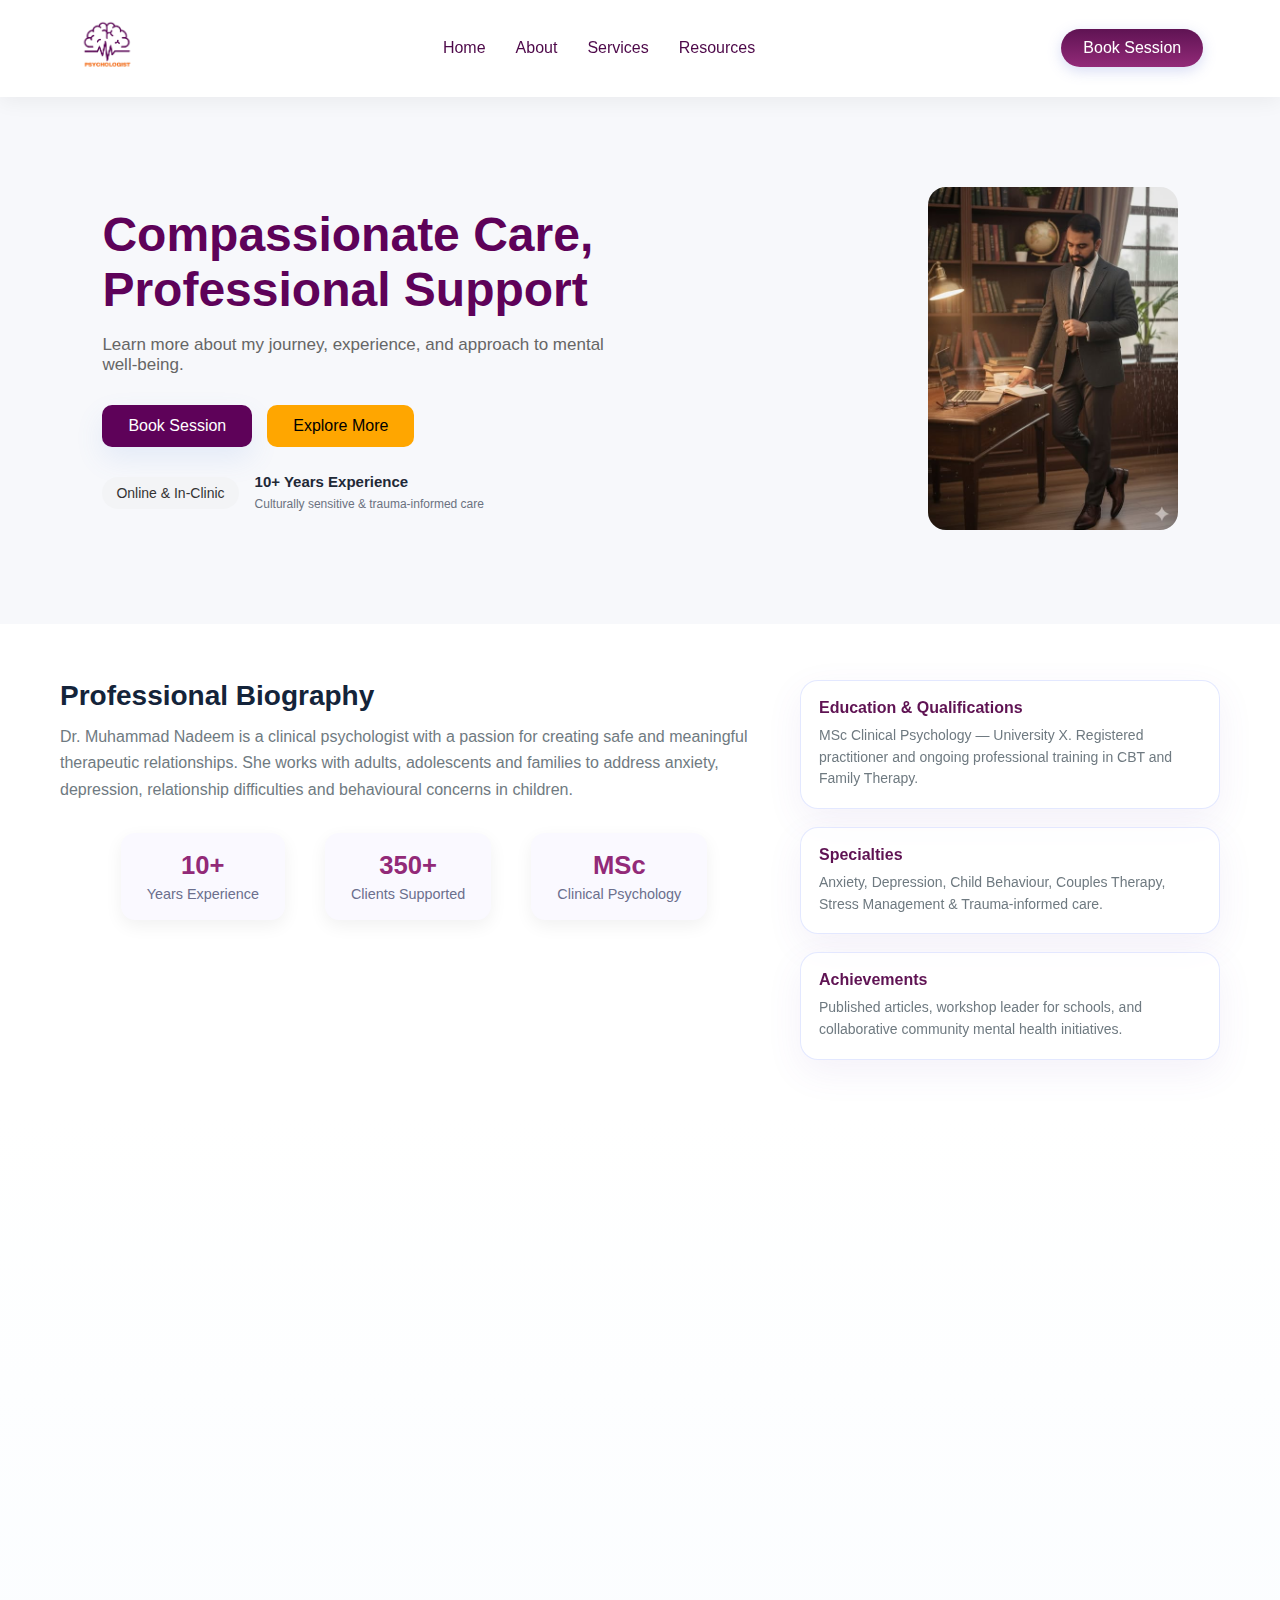
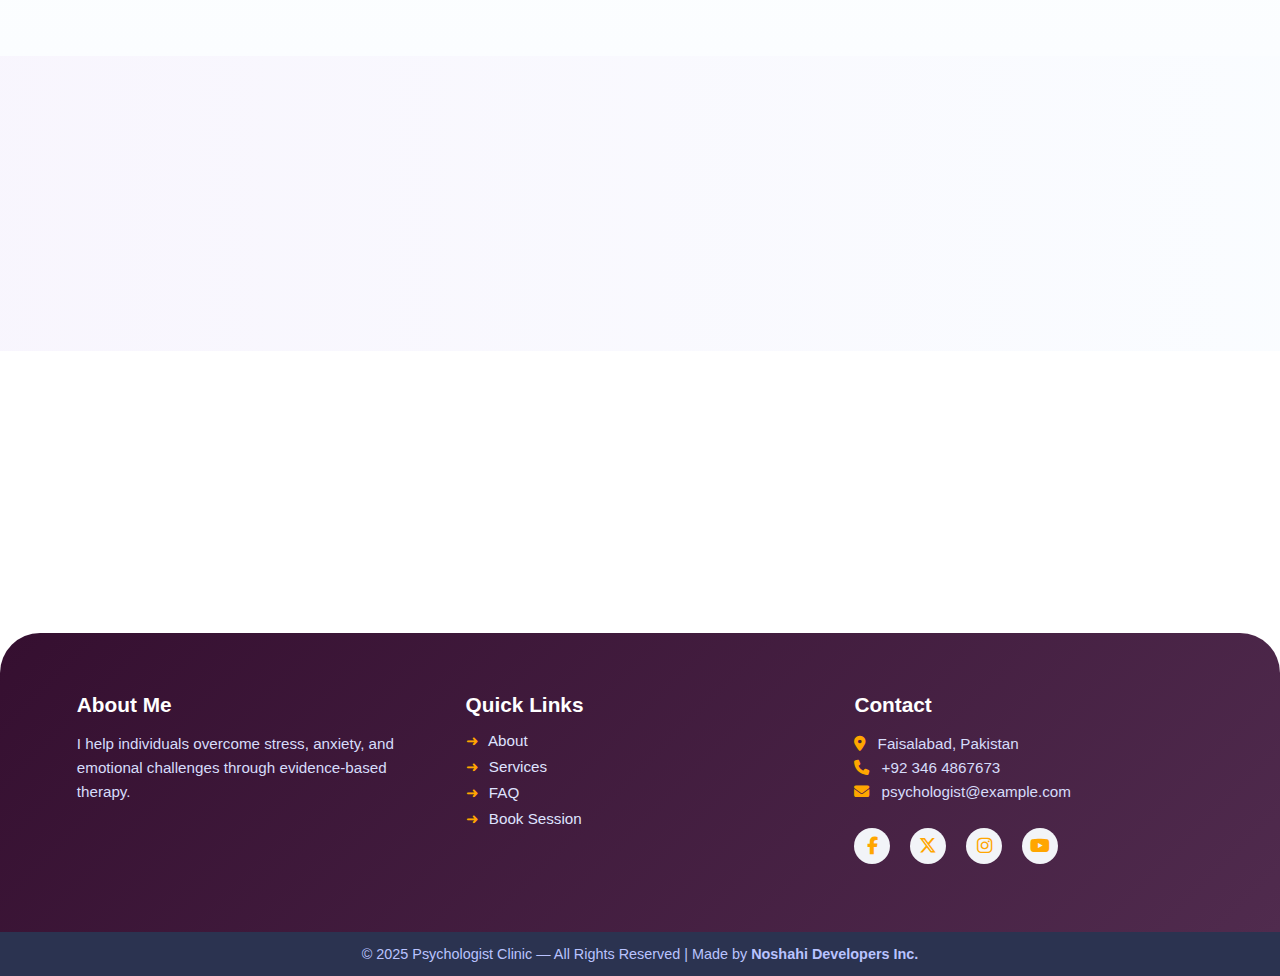
<file: about.html>
<!DOCTYPE html>
<html lang="en">
<head>
    <meta charset="UTF-8">
    <meta name="viewport" content="width=device-width, initial-scale=1.0">
    <title>Dr. Muhammad Nadeem</title>
    <link rel="stylesheet" href="main.css">
    <link rel="stylesheet" href="style2.css">
    <link rel="stylesheet" href="https://cdnjs.cloudflare.com/ajax/libs/font-awesome/6.5.1/css/all.min.css">
</head>
<body>

<!-- ===== PREMIUM HEADER ===== -->
<header class="premium-header">
    <div class="header-left">
        <img src="img/Psychologist_Logo-removebg-preview.png" alt="Logo"></a>
    </div>

    <nav class="premium-nav">
        <ul>
            <li><a href="index.html">Home</a></li>
            <li><a href="about.html">About</a></li>
            <li><a href="services.html">Services</a></li>
            <li><a href="Resources.html">Resources</a></li>
        </ul>
    </nav>

    <a href="booking.html" class="header-btn">Book Session</a>

    <div class="hamburger" id="hamBtn">☰</div>
</header>


<!-- MOBILE MENU -->
<div class="mobile-nav" id="mobileNav">

    <!-- CLOSE ICON -->
    <div class="close-btn" id="closeBtn">✖</div>

    <a href="index.html">Home</a>
    <a href="about.html">About</a>
    <a href="services.html">Services</a>
    <a href="Resources.html">Resources</a>

    <a href="booking.html" class="header-btn">Book Session</a>
</div>



<section class="about-page">



    <!-- RIGHT IMAGE -->
    <section class="page-hero">
  <div class="page-hero-inner">

    <div class="page-hero-text">
      <h1>Compassionate Care, Professional Support</h1>
<p>Learn more about my journey, experience, and approach to mental well-being.</p>


      <div class="hero-actions">
        <a href="book.html" class="btn-primary">Book Session</a>
        <a href="services.html" class="btn-secondary">Explore More</a>
      </div>

<div class="hero-meta">
        <span>Online & In-Clinic</span>

        <div>
          <strong>10+ Years Experience</strong>
          <small>Culturally sensitive & trauma-informed care</small>
        </div>
      </div>

    </div>

    <div class="page-hero-image animate-float">
      <img src="img/558757825_24575672028754556_7996170943640070215_n.jpg" alt="Hero Image">
    </div>

  </div>
</section>


  <!-- SECTION 2: PROFESSIONAL BIO -->
  <section class="bio-section">
    <div class="bio-grid container fade-up">
      <div class="bio-text">
        <h3>Professional Biography</h3>
        <p>Dr. Muhammad Nadeem is a clinical psychologist with a passion for creating safe and meaningful
           therapeutic relationships. She works with adults, adolescents and families to address anxiety,
           depression, relationship difficulties and behavioural concerns in children.</p>

        <div class="bio-stats">
          <div class="stat"><strong>10+</strong><small>Years Experience</small></div>
          <div class="stat"><strong>350+</strong><small>Clients Supported</small></div>
          <div class="stat"><strong>MSc</strong><small>Clinical Psychology</small></div>
        </div>
      </div>

      <aside class="bio-cards">
        <div class="bio-card">
          <h4>Education & Qualifications</h4>
          <p>MSc Clinical Psychology — University X. Registered practitioner and ongoing professional training in CBT and Family Therapy.</p>
        </div>

        <div class="bio-card">
          <h4>Specialties</h4>
          <p>Anxiety, Depression, Child Behaviour, Couples Therapy, Stress Management & Trauma-informed care.</p>
        </div>

        <div class="bio-card">
          <h4>Achievements</h4>
          <p>Published articles, workshop leader for schools, and collaborative community mental health initiatives.</p>
        </div>
      </aside>
    </div>
  </section>

  <!-- SECTION 3: THERAPY APPROACH -->
  <section class="approach">
    <div class="container fade-up">
      <h3>Therapy Approach</h3>
      <p class="lead">A gentle, evidence-based approach tailored to your needs. Below are the core pillars of therapy.</p>

      <div class="approach-grid">
        <div class="approach-card">
          <div class="approach-ico">🌿</div>
          <h4>Client-Centered Care</h4>
          <p>Respectful, empathetic sessions that prioritize your goals and values.</p>
        </div>

        <div class="approach-card">
          <div class="approach-ico">🧠</div>
          <h4>CBT Techniques</h4>
          <p>Structured strategies to modify unhelpful thoughts and behaviours.</p>
        </div>

        <div class="approach-card">
          <div class="approach-ico">💬</div>
          <h4>Emotion-Focused Work</h4>
          <p>Helping you access, process and regulate emotions safely.</p>
        </div>

        <div class="approach-card">
          <div class="approach-ico">⚖</div>
          <h4>Stress Management</h4>
          <p>Practical tools to reduce daily stress and improve resilience.</p>
        </div>

        <div class="approach-card">
          <div class="approach-ico">💜</div>
          <h4>Non-Judgmental Space</h4>
          <p>A warm, confidential environment to explore difficult topics without fear.</p>
        </div>
      </div>
    </div>
  </section>

  <!-- SECTION 4: MISSION & VALUES -->
  <section class="mission">
    <div class="inner container fade-up">
      <h3>Mission & Values</h3>
      <p>My mission is to provide compassionate, evidence-informed care that empowers people to live more balanced,
         meaningful lives. I value cultural sensitivity, scientific rigour, collaboration and respect for each person's
         lived experiences.</p>

      <div class="values">
        <div class="value">Compassion</div>
        <div class="value">Confidentiality</div>
        <div class="value">Evidence-Based</div>
        <div class="value">Cultural Sensitivity</div>
      </div>
    </div>
  </section>

  <!-- SECTION 5: READY CTA -->
  <section class="about-cta">
    <div class="cta-wrap container fade-up">
      <div class="cta-left">
        <h3>Healing begins with a conversation.</h3>
        <p>Book your confidential session today — flexible scheduling and online options available.</p>
      </div>

      <div class="cta-right">
        <a class="cta-button" href="booking.html">Book Appointment</a>
      </div>
    </div>
  </section>

</section>



<!-- ===== PREMIUM FOOTER ===== -->
<footer class="premium-footer">

    <div class="footer-section about">
        <h3>About Me</h3>
        <p>I help individuals overcome stress, anxiety, and emotional challenges through evidence-based therapy.</p>
    </div>

    <div class="footer-section links">
        <h3>Quick Links</h3>
        <a href="#"><span>➜</span> About</a>
        <a href="#"><span>➜</span> Services</a>
        <a href="#"><span>➜</span> FAQ</a>
        <a href="#"><span>➜</span> Book Session</a>
    </div>

    <div class="footer-section contact">
    <h3>Contact</h3>

    <p><i class="fa-solid fa-location-dot"></i> Faisalabad, Pakistan</p>
    <p><i class="fa-solid fa-phone"></i> +92 346 4867673</p>
    <p><i class="fa-solid fa-envelope"></i> psychologist@example.com</p>
    
    <div class="footer-social">
        <a href="https://www.facebook.com/muhammad.nadeem.405722?mibextid=ZbWKwL" target="_blank">
            <i class="fa-brands fa-facebook-f"></i>
        </a>
        <a href="#" aria-label="Twitter / X">
            <i class="fa-brands fa-x-twitter"></i>
        </a>
        <a href="#" aria-label="Instagram">
            <i class="fa-brands fa-instagram"></i>
        </a>
        <a href="#" aria-label="YouTube">
            <i class="fa-brands fa-youtube"></i>
        </a>
    </div>
</div>
    </div>

</footer>

<div class="footer-bottom">
  © 2025 Psychologist Clinic — All Rights Reserved | Made by <strong>Noshahi Developers Inc.</strong>
</div>




<script>
    const ham = document.getElementById("hamBtn");
    const mobileNav = document.getElementById("mobileNav");

    ham.onclick = () => {
        mobileNav.classList.toggle("open");
    };

    // Simple intersection reveal for fade-up elements
  (function(){
    const obs = new IntersectionObserver((entries)=>{
      entries.forEach(en=>{
        if(en.isIntersecting) en.target.classList.add('inview');
      });
    }, {threshold: 0.12});
    document.querySelectorAll('.fade-up').forEach(el=>obs.observe(el));
  })();





  // Close menu by cross
  closeBtn.addEventListener("click", () => {
    mobileNav.classList.remove("open");
  });

  // Close menu when clicking any link
  document.querySelectorAll(".mobile-nav a").forEach(link => {
    link.addEventListener("click", () => {
      mobileNav.classList.remove("open");
    });
  });


</script>

</body>
</html>
</file>
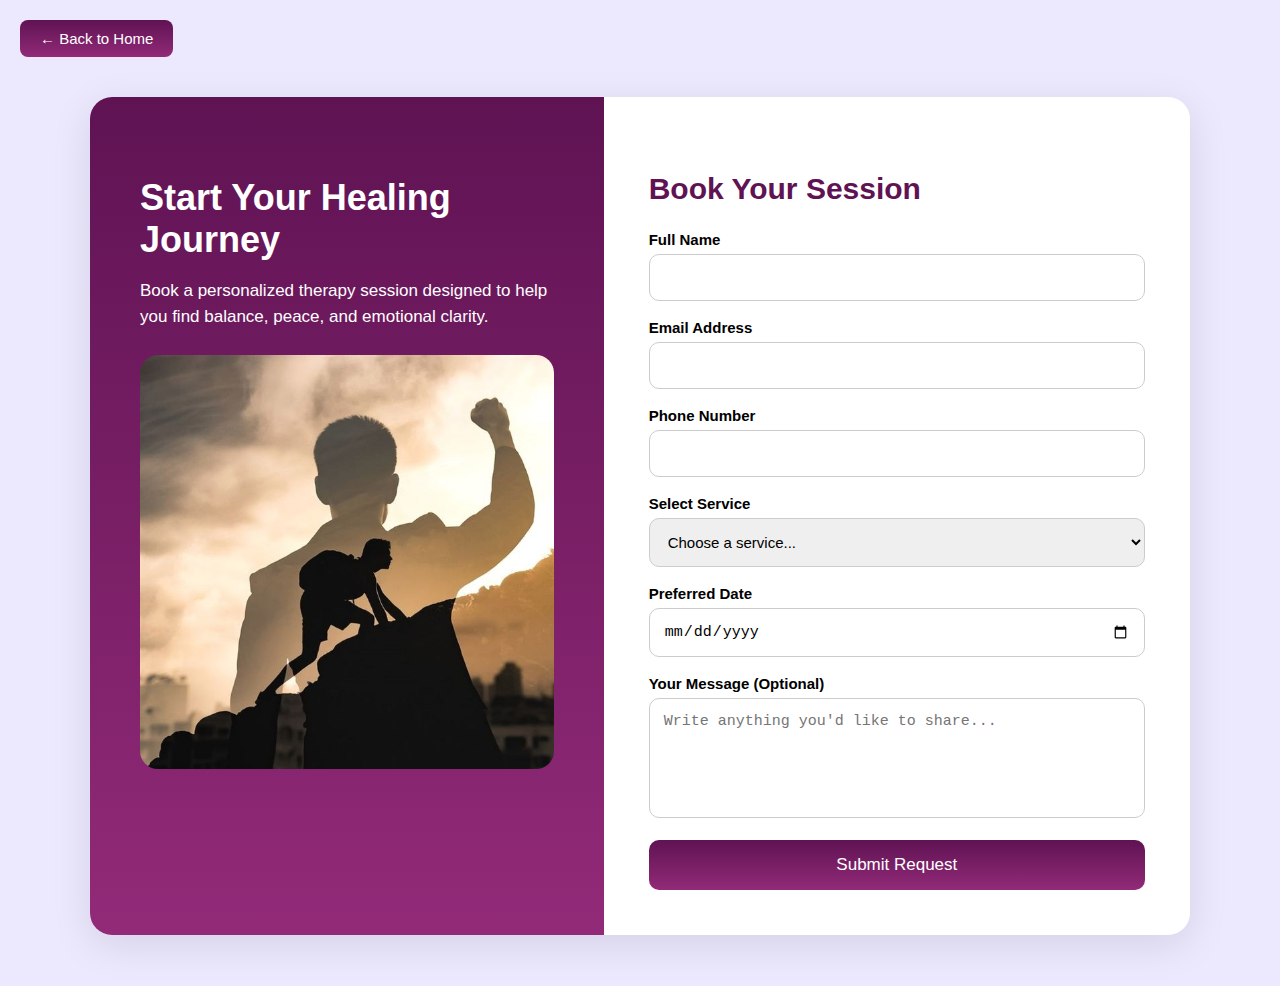
<file: booking.html>
<!DOCTYPE html>
<html lang="en">
<head>
<meta charset="UTF-8">
<meta name="viewport" content="width=device-width, initial-scale=1.0">
<title>Book a Session | Dr. Muhammad Nadeem</title>

<style>
*{
    box-sizing: border-box;
}

body {
    margin: 0;
    background: #ece9ff;
    font-family: "Poppins", sans-serif;
}

/* Back Button */
.back-btn {
    display: inline-block;
    margin: 20px;
    padding: 10px 20px;
    background: linear-gradient(#5f1353, #922a78);
    color: white;
    text-decoration: none;
    border-radius: 8px;
    font-size: 15px;
    transition: 0.3s;
}
.back-btn:hover {
    background: #5f1353;
}

/* Container */
.booking-wrapper {
    max-width: 1100px;
    margin: 20px auto 50px;
    background: #fff;
    border-radius: 22px;
    overflow: hidden;
    display: flex;
    box-shadow: 0 10px 40px rgba(0,0,0,0.1);
}

/* Left Side */
.left-side {
    flex: 1;
    background: linear-gradient(#5f1353, #922a78);
    padding: 50px;
    color: #fff;
}

.left-side h2 {
    font-size: 36px;
    margin-bottom: 15px;
}

.left-side p {
    font-size: 17px;
    line-height: 26px;
    margin-bottom: 25px;
}

.left-side img {
    width: 100%;
    border-radius: 18px;
}

/* Right Side */
.right-side {
    flex: 1.2;
    padding: 45px;
}

.right-side h3 {
    color: #5f1353;
    font-size: 30px;
    margin-bottom: 25px;
}

label {
    font-weight: 600;
    font-size: 15px;
    margin-bottom: 6px;
    display: block;
}

input, select, textarea {
    width: 100%;
    padding: 14px;
    font-size: 15px;
    border-radius: 10px;
    border: 1px solid #ccc;
    margin-bottom: 18px;
}

input:focus, select:focus, textarea:focus {
    border-color: #440339;
    outline: none;
}

textarea {
    height: 120px;
    resize: none;
}

.submit-btn {
    width: 100%;
    padding: 15px;
    background: linear-gradient(#5f1353, #922a78);
    color: #fff;
    border: none;
    border-radius: 10px;
    font-size: 17px;
    cursor: pointer;
}

/* Modal */
.modal-bg {
    position: fixed;
    inset: 0;
    background: rgba(0,0,0,0.5);
    display: none;
    justify-content: center;
    align-items: center;
}

.modal-box {
    background: #fff;
    padding: 35px;
    width: 350px;
    border-radius: 18px;
    text-align: center;
}

.modal-box h4 {
    color: #4CAF50;
}

.close-btn {
    padding: 10px 20px;
    background: linear-gradient(#5f1353, #922a78);
    color: #fff;
    border: none;
    border-radius: 8px;
}

/* ===== RESPONSIVE ===== */
@media (max-width: 900px) {
    .booking-wrapper {
        flex-direction: column;
    }

    .left-side, .right-side {
        padding: 30px 25px;
    }

    .left-side h2 {
        font-size: 26px;
        text-align: center;
    }

    .left-side p {
        font-size: 15px;
        text-align: center;
    }

    .right-side h3 {
        font-size: 24px;
        text-align: center;
    }
}

@media (max-width: 500px) {
    .modal-box {
        width: 90%;
    }

    .back-btn {
        font-size: 14px;
        padding: 8px 16px;
    }
}
</style>
</head>

<body>

<a href="index.html" class="back-btn">← Back to Home</a>

<div class="booking-wrapper">

    <div class="left-side">
        <h2>Start Your Healing Journey</h2>
        <p>Book a personalized therapy session designed to help you find balance, peace, and emotional clarity.</p>
        <img src="img/e28343a0f46edad216a259cc0704272c.jpg">
    </div>

    <div class="right-side">
        <h3>Book Your Session</h3>

        <form id="bookingForm">
            <label>Full Name</label>
            <input type="text" required>

            <label>Email Address</label>
            <input type="email" required>

            <label>Phone Number</label>
            <input type="tel" required>

            <label>Select Service</label>
            <select required>
                <option value="">Choose a service...</option>
                <option>Depression Counseling</option>
                <option>Anxiety Management</option>
                <option>Relationship Therapy</option>
                <option>Child Behavior Therapy</option>
                <option>Stress & Trauma Therapy</option>
            </select>

            <label>Preferred Date</label>
            <input type="date" required>

            <label>Your Message (Optional)</label>
            <textarea placeholder="Write anything you'd like to share..."></textarea>

            <button class="submit-btn">Submit Request</button>
        </form>
    </div>
</div>

<div class="modal-bg" id="modal">
    <div class="modal-box">
        <h4>✔ Appointment Sent</h4>
        <p>Thank you! We will contact you soon.</p>
        <button class="close-btn" onclick="closeModal()">OK</button>
    </div>
</div>

<script>
const form = document.getElementById("bookingForm");
const modal = document.getElementById("modal");

form.addEventListener("submit", function(e){
    e.preventDefault();
    modal.style.display = "flex";
    form.reset();
});

function closeModal() {
    modal.style.display = "none";
}
</script>

</body>
</html>
</file>
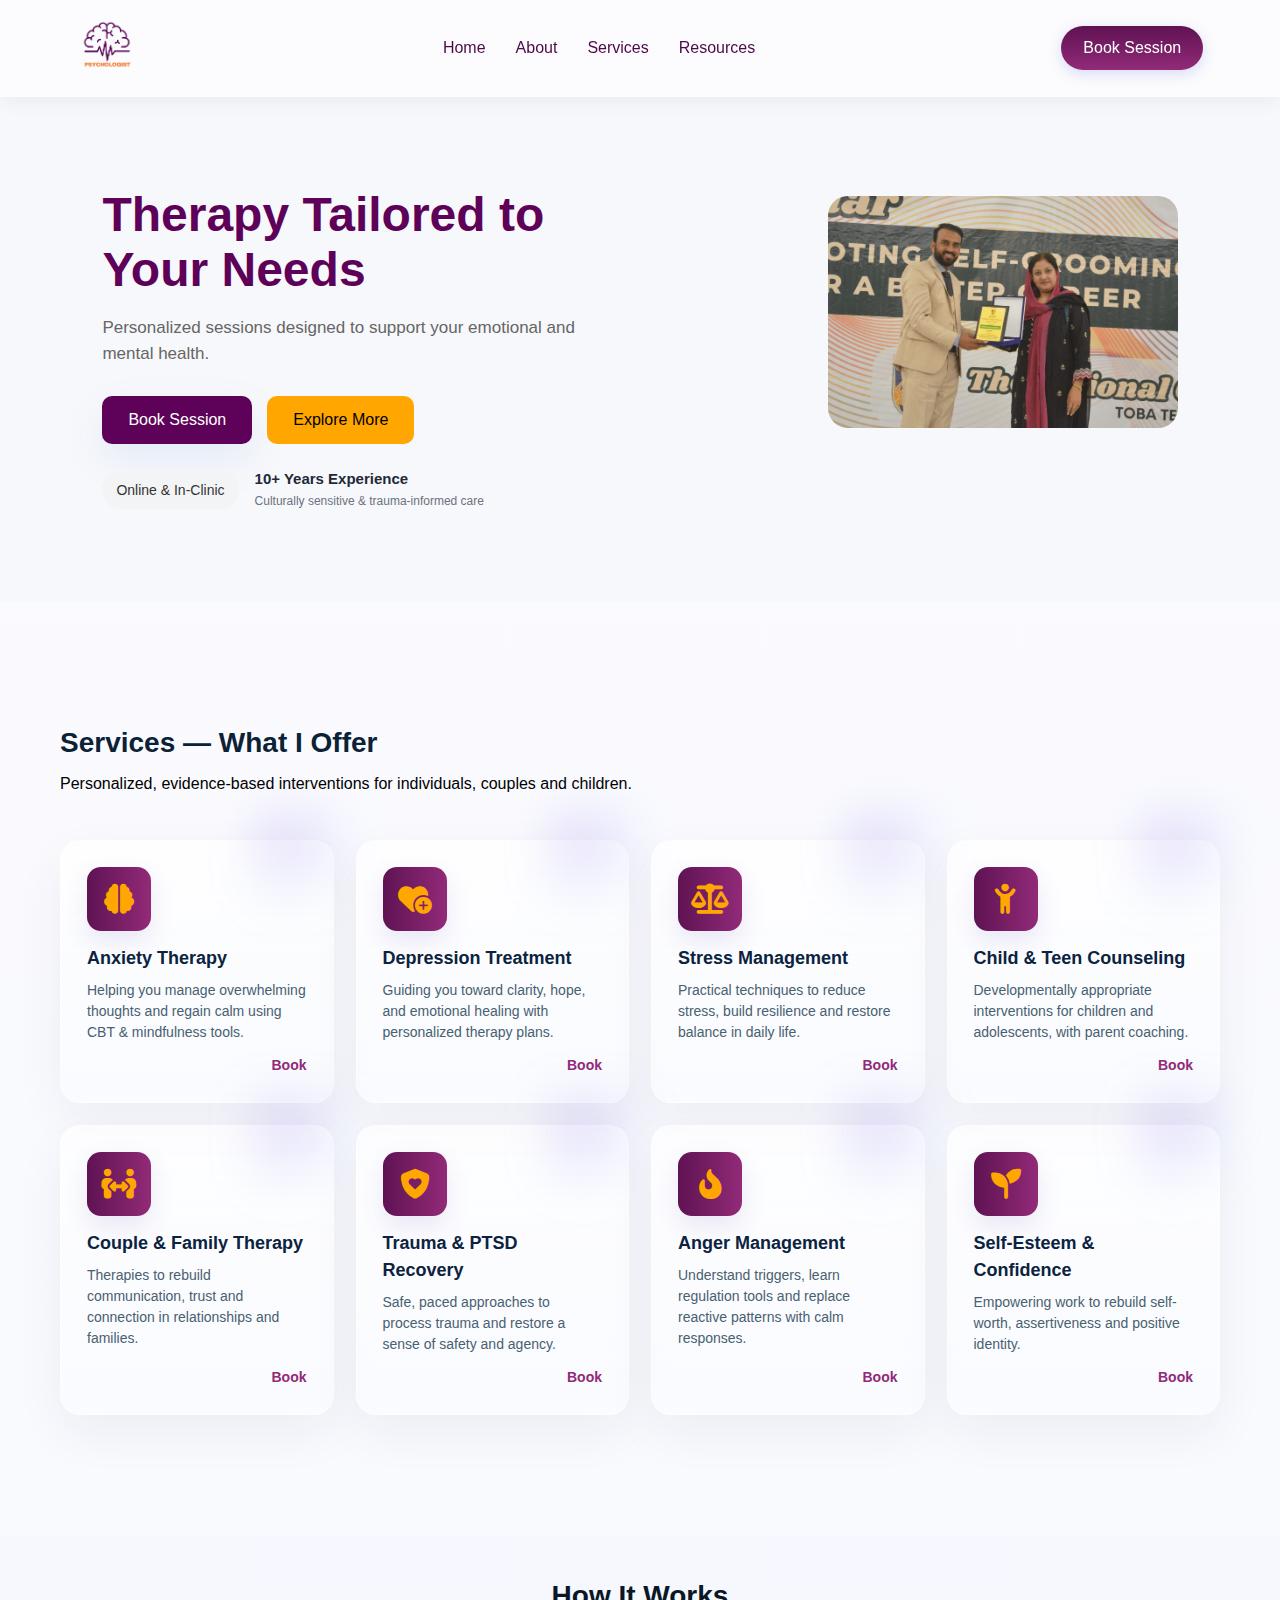
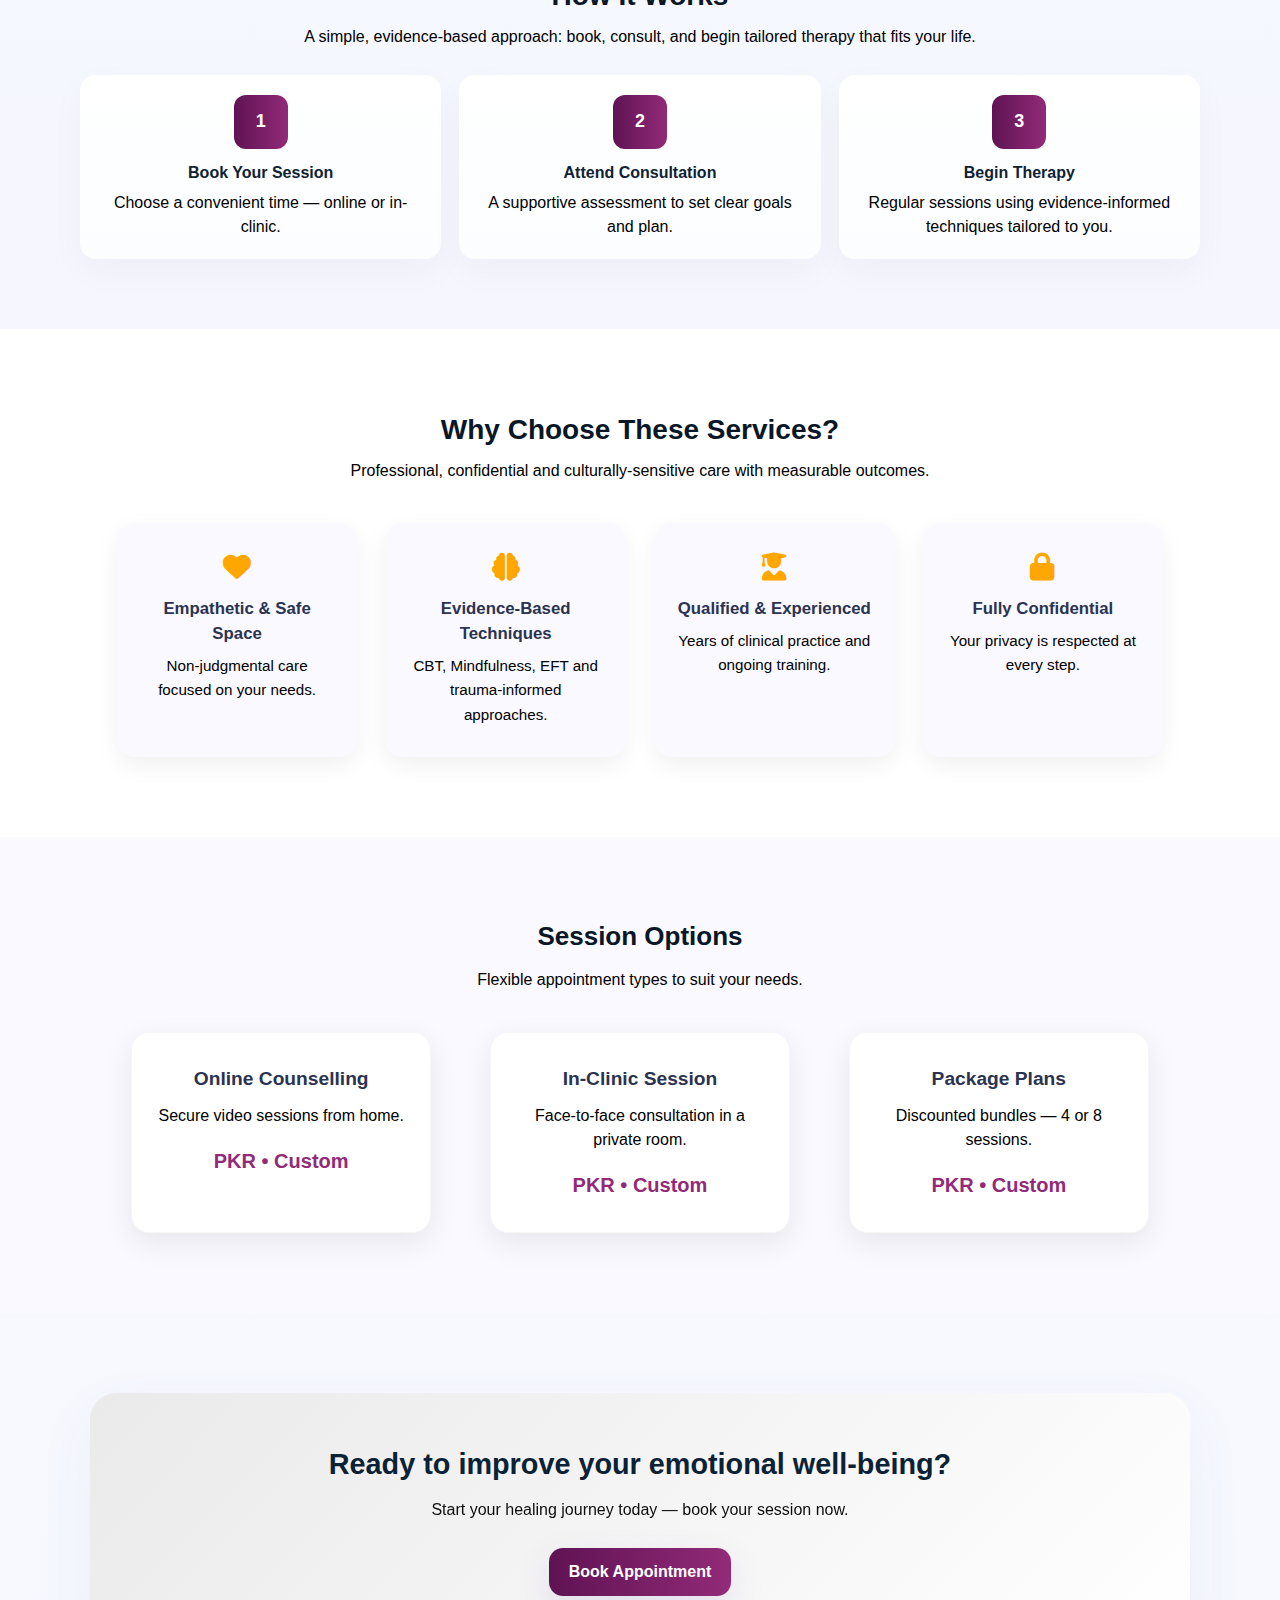
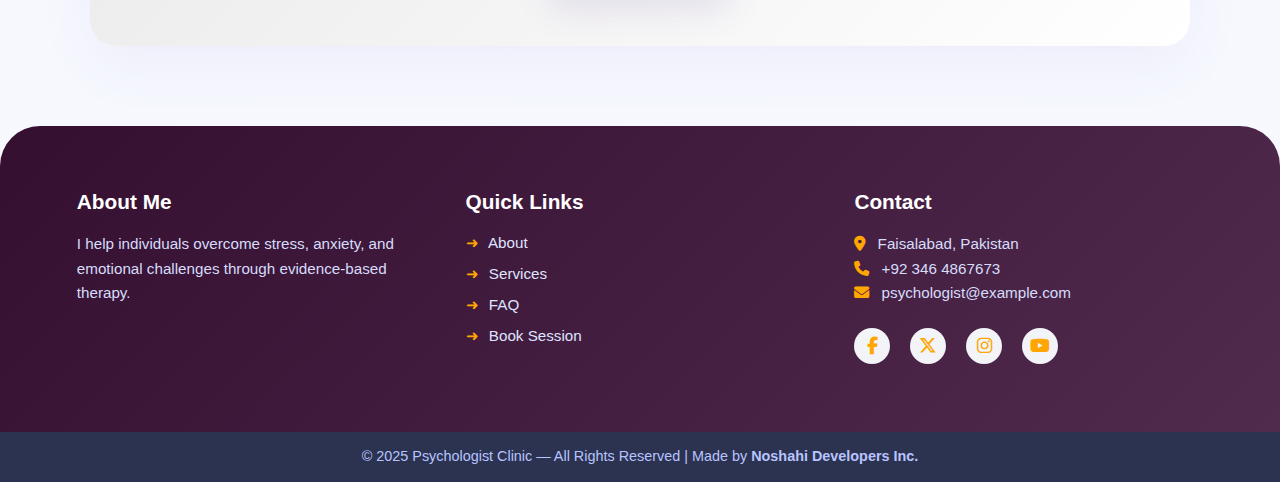
<file: services.html>
<!DOCTYPE html>
<html lang="en">
<head>
    <meta charset="UTF-8">
    <meta name="viewport" content="width=device-width, initial-scale=1.0">
    <title>Dr. Muhammad Nadeem</title>
    <link rel="stylesheet" href="main.css">
    <link rel="stylesheet" href="style3.css">
    <link rel="stylesheet" href="https://cdnjs.cloudflare.com/ajax/libs/font-awesome/6.5.1/css/all.min.css">
</head>
<body>

<!-- ===== PREMIUM HEADER ===== -->
<header class="premium-header">
    <div class="header-left">
        <img src="img/Psychologist_Logo-removebg-preview.png" alt="Logo"></a>
    </div>

    <nav class="premium-nav">
        <ul>
            <li><a href="index.html">Home</a></li>
            <li><a href="about.html">About</a></li>
            <li><a href="services.html">Services</a></li>
            <li><a href="Resources.html">Resources</a></li>
        </ul>
    </nav>

    <a href="booking.html" class="header-btn">Book Session</a>

    <div class="hamburger" id="hamBtn">☰</div>
</header>



<!-- MOBILE MENU -->
<div class="mobile-nav" id="mobileNav">

    <!-- CLOSE ICON -->
    <div class="close-btn" id="closeBtn">✖</div>

    <a href="index.html">Home</a>
    <a href="about.html">About</a>
    <a href="services.html">Services</a>
    <a href="Resources.html">Resources</a>
    <a href="booking.html" class="header-btn mobile-btn">Book Session</a>
</div>





<section class="page-hero">
  <div class="page-hero-inner">

    <div class="page-hero-text">
      <h1>Therapy Tailored to Your Needs</h1>
<p>Personalized sessions designed to support your emotional and mental health.</p>


      <div class="hero-actions">
        <a href="book.html" class="btn-primary">Book Session</a>
        <a href="services.html" class="btn-secondary">Explore More</a>
      </div>
    </div>

    <div class="page-hero-image animate-float">
      <img src="img/471165678_8788646941216985_4168084255169365107_n.jpg" alt="Hero Image">
    </div>

  </div>
  <div class="hero-meta">
        <span>Online & In-Clinic</span>

        <div>
          <strong>10+ Years Experience</strong>
          <small>Culturally sensitive & trauma-informed care</small>
        </div>
      </div>

    </div>
</section>



  <!-- SERVICES GRID -->
  <section class="section container">
    <div class="section">
      <div class="container" style="max-width:var(--maxw)">
        <div style="display:flex;align-items:center;justify-content:space-between;margin-bottom:18px">
          <div>
            <div class="title">Services — What I Offer</div>
            <div class="subtitle">Personalized, evidence-based interventions for individuals, couples and children.</div>
          </div>
        </div>

        <div class="lux-grid" role="list" aria-label="Services list">

  <article class="lux-card" role="listitem" tabindex="0">
    <div class="lux-ico"><i class="fa-solid fa-brain"></i></div>
    <div class="lux-title">Anxiety Therapy</div>
    <p class="lux-desc">Helping you manage overwhelming thoughts and regain calm using CBT & mindfulness tools.</p>
    <div class="lux-footer"><div></div><a class="lux-link" href="booking.html">Book</a></div>
  </article>

  <article class="lux-card" role="listitem" tabindex="0">
    <div class="lux-ico"><i class="fa-solid fa-heart-circle-plus"></i></div>
    <div class="lux-title">Depression Treatment</div>
    <p class="lux-desc">Guiding you toward clarity, hope, and emotional healing with personalized therapy plans.</p>
    <div class="lux-footer"><div></div><a class="lux-link" href="booking.html">Book</a></div>
  </article>

  <article class="lux-card" role="listitem" tabindex="0">
    <div class="lux-ico"><i class="fa-solid fa-scale-balanced"></i></div>
    <div class="lux-title">Stress Management</div>
    <p class="lux-desc">Practical techniques to reduce stress, build resilience and restore balance in daily life.</p>
    <div class="lux-footer"><div></div><a class="lux-link" href="booking.html">Book</a></div>
  </article>

  <article class="lux-card" role="listitem" tabindex="0">
    <div class="lux-ico"><i class="fa-solid fa-child-reaching"></i></div>
    <div class="lux-title">Child & Teen Counseling</div>
    <p class="lux-desc">Developmentally appropriate interventions for children and adolescents, with parent coaching.</p>
    <div class="lux-footer"><div></div><a class="lux-link" href="booking.html">Book</a></div>
  </article>

  <article class="lux-card" role="listitem" tabindex="0">
    <div class="lux-ico"><i class="fa-solid fa-people-arrows"></i></div>
    <div class="lux-title">Couple & Family Therapy</div>
    <p class="lux-desc">Therapies to rebuild communication, trust and connection in relationships and families.</p>
    <div class="lux-footer"><div></div><a class="lux-link" href="booking.html">Book</a></div>
  </article>

  <article class="lux-card" role="listitem" tabindex="0">
    <div class="lux-ico"><i class="fa-solid fa-shield-heart"></i></div>
    <div class="lux-title">Trauma & PTSD Recovery</div>
    <p class="lux-desc">Safe, paced approaches to process trauma and restore a sense of safety and agency.</p>
    <div class="lux-footer"><div></div><a class="lux-link" href="booking.html">Book</a></div>
  </article>

  <article class="lux-card" role="listitem" tabindex="0">
    <div class="lux-ico"><i class="fa-solid fa-fire-flame-curved"></i></div>
    <div class="lux-title">Anger Management</div>
    <p class="lux-desc">Understand triggers, learn regulation tools and replace reactive patterns with calm responses.</p>
    <div class="lux-footer"><div></div><a class="lux-link" href="booking.html">Book</a></div>
  </article>

  <article class="lux-card" role="listitem" tabindex="0">
    <div class="lux-ico"><i class="fa-solid fa-seedling"></i></div>
    <div class="lux-title">Self-Esteem & Confidence</div>
    <p class="lux-desc">Empowering work to rebuild self-worth, assertiveness and positive identity.</p>
    <div class="lux-footer"><div></div><a class="lux-link" href="booking.html">Book</a></div>
  </article>

</div>

      </div>
    </div>
  </section>

  <!-- HOW IT WORKS -->
  <section class="how-works">
    <div class="container">
      <h2 style="text-align:center;font-size:28px;margin-bottom:8px;color:#091727">How It Works</h2>
      <p style="text-align:center;color:var(--muted);max-width:780px;margin:0 auto 26px">A simple, evidence-based approach: book, consult, and begin tailored therapy that fits your life.</p>

      <div class="steps" role="list">
        <div class="step" role="listitem">
          <div class="num">1</div>
          <h4 style="margin:8px 0 6px">Book Your Session</h4>
          <p style="color:var(--muted);margin:0">Choose a convenient time — online or in-clinic.</p>
        </div>

        <div class="step" role="listitem">
          <div class="num">2</div>
          <h4 style="margin:8px 0 6px">Attend Consultation</h4>
          <p style="color:var(--muted);margin:0">A supportive assessment to set clear goals and plan.</p>
        </div>

        <div class="step" role="listitem">
          <div class="num">3</div>
          <h4 style="margin:8px 0 6px">Begin Therapy</h4>
          <p style="color:var(--muted);margin:0">Regular sessions using evidence-informed techniques tailored to you.</p>
        </div>
      </div>
    </div>
  </section>

  <!-- WHY CHOOSE -->
  <section class="why">
    <div class="container">
      <h2 style="text-align:center;font-size:28px;margin-bottom:8px;color:#091727">Why Choose These Services?</h2>
      <p style="text-align:center;color:var(--muted);max-width:860px;margin:0 auto 20px">Professional, confidential and culturally-sensitive care with measurable outcomes.</p>

      <div class="why-grid">

  <div class="why-item">
    <div class="why-icon">
      <i class="fa-solid fa-heart"></i>
    </div>
    <h4>Empathetic & Safe Space</h4>
    <p style="color:var(--muted)">Non-judgmental care focused on your needs.</p>
  </div>

  <div class="why-item">
    <div class="why-icon">
      <i class="fa-solid fa-brain"></i>
    </div>
    <h4>Evidence-Based Techniques</h4>
    <p style="color:var(--muted)">CBT, Mindfulness, EFT and trauma-informed approaches.</p>
  </div>

  <div class="why-item">
    <div class="why-icon">
      <i class="fa-solid fa-user-graduate"></i>
    </div>
    <h4>Qualified & Experienced</h4>
    <p style="color:var(--muted)">Years of clinical practice and ongoing training.</p>
  </div>

  <div class="why-item">
    <div class="why-icon">
      <i class="fa-solid fa-lock"></i>
    </div>
    <h4>Fully Confidential</h4>
    <p style="color:var(--muted)">Your privacy is respected at every step.</p>
  </div>

</div>

    </div>
  </section>

  <!-- PRICING / OPTIONS -->
  <section class="pricing">
    <div class="container">
      <h2 style="text-align:center;font-size:26px;margin-bottom:12px;color:#091727">Session Options</h2>
      <p style="text-align:center;color:var(--muted);max-width:760px;margin:0 auto 18px">Flexible appointment types to suit your needs.</p>

      <div class="pricing-grid">
        <div class="price-card">
          <h3>Online Counselling</h3>
          <p style="color:var(--muted)">Secure video sessions from home.</p>
          <div class="price-tag">PKR • Custom</div>
        </div>

        <div class="price-card">
          <h3>In-Clinic Session</h3>
          <p style="color:var(--muted)">Face-to-face consultation in a private room.</p>
          <div class="price-tag">PKR • Custom</div>
        </div>

        <div class="price-card">
          <h3>Package Plans</h3>
          <p style="color:var(--muted)">Discounted bundles — 4 or 8 sessions.</p>
          <div class="price-tag">PKR • Custom</div>
        </div>
      </div>
    </div>
  </section>

  <!-- CTA BOTTOM -->
  <section class="cta-bottom container">
    <h3>Ready to improve your emotional well-being?</h3>
    <p>Start your healing journey today — book your session now.</p>
    <a class="btn-cta" href="booking.html">Book Appointment</a>
  </section>


<!-- ===== PREMIUM FOOTER ===== -->
<footer class="premium-footer">

    <div class="footer-section about">
        <h3>About Me</h3>
        <p>I help individuals overcome stress, anxiety, and emotional challenges through evidence-based therapy.</p>
    </div>

    <div class="footer-section links">
        <h3>Quick Links</h3>
        <a href="about.html"><span>➜</span> About</a>
        <a href="services.html"><span>➜</span> Services</a>
        <a href="Resources.html"><span>➜</span> FAQ</a>
        <a href="booking.html"><span>➜</span> Book Session</a>
    </div>

    <div class="footer-section contact">
    <h3>Contact</h3>

    <p><i class="fa-solid fa-location-dot"></i> Faisalabad, Pakistan</p>
    <p><i class="fa-solid fa-phone"></i> +92 346 4867673</p>
    <p><i class="fa-solid fa-envelope"></i> psychologist@example.com</p>
    
    <div class="footer-social">
        <a href="https://www.facebook.com/muhammad.nadeem.405722?mibextid=ZbWKwL" target="_blank">
            <i class="fa-brands fa-facebook-f"></i>
        </a>
        <a href="#" aria-label="Twitter / X">
            <i class="fa-brands fa-x-twitter"></i>
        </a>
        <a href="#" aria-label="Instagram">
            <i class="fa-brands fa-instagram"></i>
        </a>
        <a href="#" aria-label="YouTube">
            <i class="fa-brands fa-youtube"></i>
        </a>
    </div>
</div>
    </div>

</footer>

<div class="footer-bottom">
  © 2025 Psychologist Clinic — All Rights Reserved | Made by <strong>Noshahi Developers Inc.</strong>
</div>




<script>
    const ham = document.getElementById("hamBtn");
    const mobileNav = document.getElementById("mobileNav");

    ham.onclick = () => {
        mobileNav.classList.toggle("open");
    };

    // small: keyboard focus & accessible card click
  document.querySelectorAll('.lux-card').forEach(card=>{
    card.addEventListener('click', ()=> location.href = card.querySelector('.lux-link').getAttribute('href'));
    card.addEventListener('keyup', (e)=> { if(e.key==='Enter') card.click(); });
  });

    // Close menu by cross
  closeBtn.addEventListener("click", () => {
    mobileNav.classList.remove("open");
  });

  // Close menu when clicking any link
  document.querySelectorAll(".mobile-nav a").forEach(link => {
    link.addEventListener("click", () => {
      mobileNav.classList.remove("open");
    });
  });
</script>

</body>
</html>
</file>
<file: main.css>
/* ===== PREMIUM HEADER ===== */

.premium-header {
    position: sticky;
    top: 0;
    z-index: 200;
    width: 100%;
    padding: 18px 6%;
    display: flex;
    align-items: center;
    justify-content: space-around;

    background: rgba(255, 255, 255, 0.35);
    backdrop-filter: blur(12px);
    border-bottom: 1px solid rgba(255,255,255,0.3);

    box-shadow: 0 4px 20px rgba(0,0,0,0.06);
}

.logo {
    font-size: 1.7rem;
    font-weight: 600;
    color: #2b3350;
}

/* NAV MENU */
.premium-nav ul {
    display: flex;
    gap: 30px;
    list-style: none;
}

.premium-nav a {
    text-decoration: none;
    font-size: 1rem;
    color:  #4d0849;
    transition: 0.3s;
    font-weight: 500;
}

.premium-nav a:hover {
    color: #99068d;
}

/* BUTTON */
.header-btn {
    padding: 10px 22px;
    background: linear-gradient(#5f1353 ,#922a78 );
    color: white !important;
    border-radius: 30px;
    text-decoration: none;
    font-weight: 500;
    transition: 0.3s;
    box-shadow: 0 4px 14px rgba(122, 140, 217, 0.3);
}

.header-btn:hover {
    transform: translateY(-3px);
    background:  #ff9100;
    box-shadow: 0 6px 20px rgba(122, 140, 217, 0.45);
}

/* MOBILE HAMBURGER */
.hamburger {
    display: none;
    font-size: 1.9rem;
    cursor: pointer;
    color:  #3a004f;
}

/* MOBILE MENU */
.mobile-nav {
    position: fixed;
    top: 0;
    right: -100%;
    width: 70%;
    height: 100%;
    background: #ffffff;
    padding: 80px 30px;
    display: flex;
    flex-direction: column;
    gap: 18px;
    transition: 0.4s;
}

.mobile-nav.open {
    right: 0;
}

.mobile-nav a {
    text-decoration: none;
    font-size: 1.2rem;
    color: #5e02599c;
}

.mobile-btn {
    margin-top: 20px;
}

/* RESPONSIVE */
@media (max-width: 900px) {
    .premium-nav { display: none; }
    .header-btn { display: none; }
    .hamburger { display: block; }
}


/* ===== PREMIUM FOOTER ===== */

.premium-footer {
    background: linear-gradient(135deg, #350f30, #502b4e);
    padding: 60px 6%;
    display: grid;
    grid-template-columns: repeat(3, 1fr);
    gap: 40px;
    color: #ffffff;
    border-top-left-radius: 40px;
    border-top-right-radius: 40px;
}

.premium-footer h3 {
    font-size: 1.3rem;
    margin-bottom: 15px;
    position: relative;
}

.premium-footer p {
    font-size: 0.95rem;
    color: #d6dcfa;
    line-height: 1.6;
}

/* LINKS */
.premium-footer a {
    display: block;
    color: #dfe3ff;
    margin: 8px 0;
    text-decoration: none;
    font-size: 0.95rem;
    transition: 0.3s;
}

.premium-footer a span {
    margin-right: 6px;
    color: #ffa600;
}

.premium-footer a:hover {
    color: #ffa600;
    transform: translateX(5px);
}

/* SOCIAL ICONS */
.footer-social {
    margin-top: 15px;
    display: flex;
    gap: 12px;
}

.footer-social a {
    width: 38px;
    height: 38px;
    display: flex;
    justify-content: center;
    align-items: center;
    background: rgba(255, 255, 255, 0.15);
    backdrop-filter: blur(5px);
    border-radius: 50%;
    text-decoration: none;
    font-size: 1.1rem;
    color: white;
    transition: 0.3s;
}

.footer-social a:hover {
    background: #ffa600;
    transform: translateY(-4px);
}


/* BOTTOM STRIP */
.footer-bottom {
    background: #2b3350;
    padding: 14px;
    text-align: center;
    color: #b9c3ff;
    font-size: 0.9rem;
}


/* MOBILE RESPONSIVE */
@media (max-width: 768px) {
    .premium-footer {
        grid-template-columns: 1fr;
        text-align: center;
    }

    .footer-social {
        justify-content: center;
    }
}
/* REMOVE OVERFLOW FROM BODY */
body {
    overflow-x: hidden;
}

/* FIX MOBILE MENU OVERFLOW */
.mobile-nav {
    right: -100%;
    max-width: 70%;
    overflow-y: auto;
}

@media (max-width: 768px) {
    .premium-footer {
        flex-direction: column;
        text-align: center;
        gap: 30px;
    }

    .footer-social {
        justify-content: center;
    }
}







.book-btn {
  background:  #ffa600;
  color: white;
  padding: 12px 28px;
  border: none;
  border-radius: 8px;
  font-size: 16px;
  cursor: pointer;
  transition: 0.3s;
}

.book-btn:hover {
  background: #5947c5;
}







/* ===== GLOBAL FONT FIX ===== */
* {
    margin: 0;
    padding: 0;
    box-sizing: border-box;
    font-family: 'Poppins', sans-serif;
}




.premium-header {
    justify-content: space-between;
}



.mobile-nav {
    position: fixed;
    top: 0;
    right: -100%;
    width: 75%;
    height: 100vh;
    background: #ffffff;
    padding: 90px 30px;
    display: flex;
    flex-direction: column;
    gap: 20px;
    transition: 0.4s ease;
    z-index: 300;
}

.mobile-nav.open {
    right: 0;
}

.mobile-nav a {
    font-size: 1.1rem;
    color: #5e0259;
}


@media (max-width: 900px) {
    .premium-nav,
    .header-btn {
        display: none;
    }

    .hamburger {
        display: block;
    }
}




/* CLOSE BUTTON */
.close-btn{
  position: absolute;
  top: 15px;
  left: 15px;   /* left side */
  font-size: 20px;
  cursor: pointer;
}

.footer-section p i {
  margin-right: 8px;
  color:  #ffa600;
}

.footer-social a {
  width: 36px;
  height: 36px;
  display: inline-flex;
  align-items: center;
  justify-content: center;
  background: #f2f4f8;
  border-radius: 50%;
  margin-right: 8px;
  color:  #ffa600;
  transition: all 0.3s ease;
}

.footer-social a:hover {
  background:  #ffa600;
  color: #ffffff;
}













/* Container for logo and text */
.premium-header .header-left {
    display: flex;
    align-items: center; /* vertically center */
            /* space between text and logo */
}

/* Logo text */
.premium-header .Logo {
    font-size: 20px;      /* text size */
    font-weight: bold;    /* bold text */
    color: #0d4a4a;       /* change color as needed */
}

/* Logo image */
.premium-header .header-left img {
    width: 60px;          /* logo width */
    height: auto;         /* maintain aspect ratio */
    display: block;
}
</file>
<file: style2.css>
/* ---------- Shared palette & helpers ---------- */
  :root{
    --accent1:#5f1353;   /* purple */
    --accent2:#922a78;   /* blue */
    --muted:#6f7a81;
    --glass-bg: rgba(255,255,255,0.56);
    --card-radius:20px;
    --maxw:1200px;
  }
  .about-page { font-family: Inter, system-ui, -apple-system, "Segoe UI", Roboto, Arial; color:#21303a; }

  .container { max-width:var(--maxw); margin:0 auto; padding:0 20px; }

  .fade-up { opacity:0; transform:translateY(18px); transition: all .7s cubic-bezier(.2,.9,.3,1); }
  .inview { opacity:1; transform:none; }

  /* ---------- SECTION 1 - HERO ---------- */
  .about-hero {
    padding:80px 0 44px;
    background: linear-gradient(180deg, rgba(139,95,232,0.09) 0%, rgba(91,168,255,0.03) 60%);
  }
  .about-hero .hero-inner { display:grid; grid-template-columns:1fr 380px; gap:36px; align-items:center; max-width:var(--maxw); margin:0 auto; padding:0 20px; }
  .hero-title { font-size:40px; line-height:1.03; font-weight:800; margin:0; color:#14243a; }
  .hero-sub { color:var(--muted); margin:14px 0 20px; font-size:17px; max-width:560px; }
  .hero-actions { display:flex; gap:12px; align-items:center; }
  .btn-primary {
    background: linear-gradient(90deg, var(--accent1), var(--accent2));
    color:#fff; padding:12px 18px; border-radius:14px; font-weight:700; text-decoration:none;
    box-shadow: 0 12px 28px rgba(91,138,220,0.12);
  }
  .btn-ghost {
    background:transparent; border:1px solid rgba(19,36,58,0.06); padding:10px 16px; border-radius:12px; color:var(--muted);
  }

  .hero-profile { display:flex; flex-direction:column; align-items:center; gap:14px; }
  .hero-photo { width:320px; height:320px; border-radius:22px; overflow:hidden; box-shadow:0 20px 50px rgba(90,80,170,0.12); background:linear-gradient(180deg,#fff,#fbfdff); }
  .hero-photo img{ width:100%; height:100%; object-fit:cover; display:block; }

  .hero-card {
    background:var(--glass-bg); border-radius:16px; padding:14px 18px; box-shadow:0 10px 30px rgba(20,30,50,0.04); text-align:center; width:100%;
  }
  .hero-card .name { font-weight:800; color:#122734; }
  .hero-card .role { color:var(--muted); font-size:13px; margin-top:6px; }

  /* ---------- SECTION 2 - PROFESSIONAL BIO ---------- */
  .bio-section { padding:56px 0; }
  .bio-grid { display:grid; grid-template-columns:1fr 420px; gap:32px; align-items:start; max-width:var(--maxw); margin:0 auto; padding:0 20px; }
  .bio-text h3 { font-size:28px; margin:0 0 12px; color:#14243a; }
  .bio-text p { color:var(--muted); line-height:1.65; margin-bottom:18px; }
  .bio-stats { display:flex; gap:18px; flex-wrap:wrap; margin-top:12px; }
  .stat { background:linear-gradient(180deg, rgba(91,168,255,0.06), rgba(139,95,232,0.03)); padding:12px 16px; border-radius:12px; min-width:120px; text-align:center; box-shadow:0 10px 24px rgba(50,70,110,0.04); }
  .stat strong{display:block; font-size:18px; color:#162b45; }
  .stat small{display:block; color:var(--muted); font-size:13px; margin-top:6px; }

  /* Right column cards - glowing pastel style */
  .bio-cards { display:grid; gap:18px; }
  .bio-card {
    background: rgba(255,255,255,0.6);
    border-radius:18px; padding:18px; border:1px solid rgba(200,210,255,0.5);
    box-shadow: 0 12px 36px rgba(110,80,180,0.08);
    backdrop-filter: blur(8px);
  }
  .bio-card h4{ margin:0 0 8px; color:var(--accent1); font-size:16px; }
  .bio-card p{ color:var(--muted); font-size:14px; line-height:1.55; margin:0; }

  /* ---------- SECTION 3 - THERAPY APPROACH ---------- */
  .approach { padding:48px 0; background:linear-gradient(180deg, #ffffff, #fbfdff); }
  .approach .container { max-width:var(--maxw); margin:0 auto; padding:0 20px; }
  .approach h3 { font-size:26px; margin-bottom:8px; color:#14243a; }
  .approach p.lead { color:var(--muted); margin-bottom:18px; }

  .approach-grid { display:grid; grid-template-columns:repeat(3,1fr); gap:18px; margin-top:18px; }
  .approach-card {
    background: linear-gradient(180deg, #6d055625, #f7fbff); border-radius:16px; padding:18px;
    box-shadow: 0 10px 28px rgba(30,45,70,0.04); text-align:left; transition:transform .28s;
  }
  .approach-card:hover { transform:translateY(-6px); }
  .approach-ico { width:56px;height:56px;border-radius:12px;display:flex;align-items:center;justify-content:center;font-weight:800;margin-bottom:12px;
                   background:linear-gradient(90deg,var(--accent1),var(--accent2)); color:white; box-shadow:0 10px 20px rgba(80,60,160,0.14); }
  .approach-card h4 { margin:0 0 6px; font-size:18px; color:#122734; }
  .approach-card p { color:var(--muted); margin:0; font-size:14px; line-height:1.6; }

  /* ---------- SECTION 4 - MISSION & VALUES ---------- */
  .mission { padding:46px 0; background: linear-gradient(90deg, rgba(139,95,232,0.06), rgba(91,168,255,0.03)); }
  .mission .inner { max-width:var(--maxw); margin:0 auto; padding:28px 20px; border-radius:18px; background: linear-gradient(180deg, rgba(255,255,255,0.6), rgba(255,255,255,0.35)); box-shadow:0 14px 40px rgba(80,70,150,0.06); }
  .mission h3 { margin:0 0 10px; font-size:22px; color:#14243a; }
  .mission p { color:var(--muted); line-height:1.7; margin:0 0 12px; }
  .values { display:flex; gap:14px; flex-wrap:wrap; margin-top:14px; }
  .value { background:#ffa600; padding:12px 16px; border-radius:12px; box-shadow:0 8px 24px rgba(30,45,70,0.04); color:#214; min-width:180px; }

  /* ---------- SECTION 5 - READY CTA ---------- */
  .about-cta { padding:70px 0 110px; }
  .cta-wrap { max-width:980px; margin:0 auto; padding:24px; border-radius:18px; display:flex; gap:20px; align-items:center;
             background: linear-gradient(90deg, rgba(221, 32, 205, 0.06), rgba(155, 45, 149, 0.03)); box-shadow:0 18px 48px rgba(80,70,150,0.06); }
  .cta-left { flex:1; }
  .cta-left h3 { margin:0; font-size:24px; color:#14243a; }
  .cta-left p { color:var(--muted); margin-top:8px; }
  .cta-right { display:flex; align-items:center; gap:12px; }
  .cta-button {
    padding:14px 24px; 
    border-radius:14px; 
    background: linear-gradient(90deg,var(--accent1),var(--accent2)); 
    color:#fff; 
    font-weight:700;
     text-decoration:none;
    box-shadow:0 12px 30px rgba(90,70,180,0.14);
  }

  /* ---------- Responsive ---------- */
  @media (max-width:1000px){
    .about-hero .hero-inner { grid-template-columns:1fr 320px; gap:20px; }
    .bio-grid { grid-template-columns:1fr; }
    .about-hero .hero-photo { width:300px; height:300px; margin:auto; }
    .cta-wrap { flex-direction:column; text-align:center; padding:20px; }
    .cta-right { width:100%; justify-content:center; }
  }
  @media (max-width:680px){
    .about-hero .hero-inner { grid-template-columns:1fr; text-align:center; }
    .hero-actions { justify-content:center; }
    .hero-profile { margin-top:14px; }
    .approach-grid { grid-template-columns:1fr; }
    .bio-cards { grid-auto-rows: auto; }
  }




  /* ===== BIO STATS ===== */
.bio-stats {
    display: flex;
    justify-content: center;
    align-items: center;
    gap: 40px;
    margin-top: 30px;
    flex-wrap: wrap; /* RESPONSIVE FIX */
}

/* STAT CARD */
.stat {
    background: #faf9ff;
    padding: 18px 26px;
    border-radius: 14px;
    text-align: center;
    min-width: 140px;
    box-shadow: 0 6px 18px rgba(0,0,0,0.06);
}

/* NUMBER */
.stat strong {
    font-size: 1.6rem;
    color: #922a78;
    display: block;
    margin-bottom: 4px;
}

/* LABEL */
.stat small {
    font-size: 0.9rem;
    color: #6b6f8d;
}

/* ===== MOBILE ===== */
@media (max-width: 600px) {
    .bio-stats {
        gap: 20px;
    }

    .stat {
        min-width: 180px;
    }
}





.page-hero {
  padding: 90px 8%;
  background: #f7f8fb;
}

.page-hero-inner {
  display: flex;
  align-items: center;
  justify-content: space-between;
  gap: 60px;
}

/* TEXT */
.page-hero-text {
  max-width: 520px;
}

.page-hero-text h1 {
  font-size: clamp(36px, 4vw, 48px);
  line-height: 1.15;
  color:  #5e0259;
  margin-bottom: 18px;
}

.page-hero-text p {
  font-size: 17px;
  color: #666;
  margin-bottom: 30px;
}

/* BUTTONS */
.hero-actions {
  display: flex;
  gap: 15px;
}

.btn-primary {
  background:  #5e0259;
  color: #fff;
  padding: 12px 26px;
  border-radius: 10px;
  text-decoration: none;
  font-weight: 500;
}


.btn-primary:hover {
  background: #5e0259;
  box-shadow: 0 10px 25px rgb(255, 255, 255);
}


.btn-secondary {

background:  #ffa600;
  color: #000000;
  padding: 12px 26px;
  border-radius: 10px;
  text-decoration: none;
  font-weight: 500;
}


.btn-secondary:hover {
  background:  #5e0259;      /* thora dark shade */
  color: #ffffff;           /* text white */
  transform: translateY(-2px); /* halka lift effect */
}

/* IMAGE */
.page-hero-image img {
  width: 250px;
  border-radius: 18px;
}

/* FLOAT ANIMATION */
.animate-float {
  animation: float 4s ease-in-out infinite;
}

@keyframes float {
  0%,100% { transform: translateY(0); }
  50% { transform: translateY(-10px); }
}




.hero-meta {
  display: flex;
  align-items: center;
  gap: 16px;
  margin-top: 24px;
  flex-wrap: wrap;
}

/* Badge */
.hero-meta span {
  background: #f3f4f6;
  padding: 8px 14px;
  border-radius: 999px;
  font-size: 14px;
  font-weight: 500;
  color: #333;
  white-space: nowrap;
}

/* Text block */
.hero-meta div {
  line-height: 1.4;
}

.hero-meta strong {
  display: block;
  font-size: 15px;
  font-weight: 700;
  color: #1f2937;
}

.hero-meta small {
  font-size: 12px;
  color: #6b7280;
}

/* 📱 Mobile adjustments */
@media (max-width: 768px) {
  .hero-meta {
    justify-content: center;
    text-align: center;
  }

  .hero-meta div {
    text-align: center;
  }
}











/* ===== RESPONSIVE STYLES ===== */
@media (max-width: 1024px) {
  .page-hero-inner {
    flex-direction: column;
    text-align: center;
    gap: 30px;
  }

  .bio-grid {
    grid-template-columns: 1fr;
  }

  .approach-grid {
    grid-template-columns: 1fr 1fr;
  }

  .cta-wrap {
    flex-direction: column;
    text-align: center;
  }
}

@media (max-width: 600px) {
  .page-hero-text h1 {
    font-size: 2rem;
  }

  .hero-actions a {
    margin-bottom: 10px;
  }

  .approach-grid {
    grid-template-columns: 1fr;
  }

  .values {
    justify-content: center;
  }
}
</file>
<file: style3.css>
/* ---------- PALETTE & HELPERS ---------- */
  :root{
    --bg-1: #0f1724;          /* deep background (used very sparingly) */
    --accent1: #5f1353;       /* purple */
    --accent2: #922a78;       /* blue */
    --card-bg: rgba(255,255,255,0.06);
    --muted: #000000;
    --glass: rgba(255,255,255,0.06);
    --radius: 18px;
    --maxw: 1200px;
  }
  *{box-sizing:border-box}
  body{
    margin:0;
    font-family: Inter, system-ui, -apple-system, "Segoe UI", Roboto, "Helvetica Neue", Arial;
    background: linear-gradient(180deg,#fbfbfe,#f6f8ff);
    color:#0f2233;
    -webkit-font-smoothing:antialiased;
    -moz-osx-font-smoothing:grayscale;
    line-height:1.5;
  }
  a{color:inherit;text-decoration:none}

  .container{max-width:var(--maxw);margin:0 auto;padding:0 20px}

/* ---------- TOP HERO (ULTRA LUX) ---------- */
.hero-ux {
  padding:72px 0 46px;
  background: linear-gradient(135deg, rgba(139,95,232,0.14), rgba(91,168,255,0.06));
  border-bottom-left-radius:36px;
  border-bottom-right-radius:36px;
  box-shadow:0 12px 40px rgba(80,70,150,0.04);
}
.hero-ux .wrap{
  display:flex;
  gap:28px;
  align-items:center;
  justify-content:space-between;
  max-width:var(--maxw);
  margin:0 auto;
}
.hero-left{flex:1;min-width:320px}
.hero-eyebrow{font-size:14px;color:rgb(255, 174, 0);font-weight:600;letter-spacing:0.6px}
.hero-title{font-size:40px;margin:10px 0 8px;color:#091727;line-height:1.02;font-weight:800}
.hero-sub{color:black;font-size:16px;max-width:68%}

/* CTA group */
.hero-cta{display:flex;gap:12px;margin-top:20px}
.btn-primary {
  background: linear-gradient(90deg,var(--accent1),var(--accent2));
  color:#fff;padding:12px 18px;border-radius:14px;font-weight:700;box-shadow:0 16px 38px rgba(91,138,220,0.12);
  transition: transform .22s ease, box-shadow .22s;
}
.btn-primary:hover{transform:translateY(-4px);box-shadow:0 24px 50px rgba(91,138,220,0.16)}
.btn-ghost {
  background:transparent;border:1px solid rgba(16,30,50,0.06);padding:11px 16px;border-radius:12px;color:var(--muted)
}

/* hero image card */
.hero-card {
  width:380px;
  border-radius:20px;
  overflow:hidden;
  background: linear-gradient(180deg, rgba(255,255,255,0.55), rgba(255,255,255,0.35));
  padding:12px;
  box-shadow:0 22px 56px rgba(40,30,80,0.08);
}
.hero-card img{width:100%;height:340px;object-fit:cover;border-radius:12px}

/* ---------- SERVICES GRID (LUX CARDS) ---------- */
.section { padding:60px 0; }
.section .title {
  font-size:28px;margin-bottom:8px;font-weight:800;color:#0b2236;
}
.section .subtitle { color:var(--muted); margin-bottom:26px; }

/* grid layout */
.lux-grid {
  display:grid;
  grid-template-columns: repeat(4, 1fr);
  gap:22px;
  align-items:stretch;
}

/* luxury service card */
.lux-card {
  position:relative;
  border-radius:20px;
  overflow:visible;
  padding:26px;
  background: linear-gradient(180deg, rgba(255,255,255,0.7), rgba(250,252,255,0.6));
  border: 1px solid rgba(255,255,255,0.5);
  box-shadow: 0 18px 50px rgba(30,30,60,0.06);
  transition: transform .35s cubic-bezier(.2,.9,.3,1), box-shadow .35s;
  cursor: pointer;
  min-height:190px;
  display:flex;
  flex-direction:column;
  justify-content:flex-start;
}

/* gradient accent stripe */
.lux-card::after{
  content:"";
  position:absolute;
  right:-36px; top:-36px;
  width:120px; height:120px; border-radius:18px;
  background: radial-gradient(circle at 30% 30%, rgba(139,95,232,0.18), rgba(91,168,255,0.06) 50%, transparent 60%);
  filter: blur(22px);
  transition: transform .35s;
  pointer-events:none;
}

/* hover effects (3D lift + accent movement) */
.lux-card:hover {
  transform: translateY(-10px) scale(1.02);
  box-shadow: 0 34px 80px rgba(30,30,60,0.10);
}
.lux-card:hover::after{ transform: translateY(-8px) translateX(-10px) }

/* internal content */
.lux-ico {
  width:64px;height:64px;border-radius:14px;display:flex;align-items:center;justify-content:center;
  background: linear-gradient(90deg,var(--accent1),var(--accent2)); color:white;font-weight:800; font-size:20px;
  box-shadow:0 10px 24px rgba(90,70,170,0.12); margin-bottom:14px;
}
.lux-title{font-size:18px;font-weight:700;color:#0b2340;margin-bottom:8px}
.lux-desc{color:#486070;font-size:14px;flex:1;margin-bottom:12px}

/* action */
.lux-footer {display:flex;align-items:center;justify-content:space-between}
.lux-link {color:var(--accent2);font-weight:700;font-size:14px}

/* ---------- HOW IT WORKS (3-step visual) ---------- */
.how-works {
  padding:40px 0 70px;
  background: linear-gradient(180deg, rgba(91,168,255,0.02), rgba(139,95,232,0.02));
}
.steps { display:grid; grid-template-columns:repeat(3,1fr); gap:18px; max-width:var(--maxw); margin:0 auto; padding:0 20px }
.step {
  background: linear-gradient(180deg,#fff,#fbfdff);
  padding:20px;border-radius:16px;box-shadow:0 12px 34px rgba(20,30,50,0.04);
  text-align:center;transition:transform .28s;
}
.step:hover{transform:translateY(-6px)}
.step .num{ width:54px;height:54px;border-radius:12px;margin:0 auto 12px;display:flex;align-items:center;justify-content:center;
             background: linear-gradient(90deg,var(--accent1),var(--accent2)); color:#fff; font-weight:800; font-size:18px}

/* ---------- WHY CHOOSE (highlight blocks) ---------- */
.why { padding:60px 0; }
.why-grid { display:grid; grid-template-columns:repeat(4,1fr); gap:18px; max-width:var(--maxw); margin:0 auto; padding:0 20px }
.why-item {
  background: linear-gradient(180deg,#fff,#fbfdff);
  padding:20px;border-radius:14px;box-shadow:0 12px 30px rgba(20,30,50,0.04);text-align:center;
}
.why-item h4 { margin-top:8px; color:#102036 }

/* ---------- PRICING / OPTIONS ---------- */
.pricing { padding:48px 0; }
.pricing-grid { display:grid; grid-template-columns:repeat(3,1fr); gap:18px; max-width:var(--maxw); margin:0 auto; padding:0 20px }
.price-card {
  background: linear-gradient(180deg, rgba(255,255,255,0.9), rgba(245,249,255,0.9));
  padding:22px;border-radius:14px;border:1px solid rgba(16,30,50,0.04);
  text-align:center; box-shadow:0 12px 30px rgba(20,30,50,0.04);
}
.price-card h3{color:#0b2340; margin-bottom:10px}
.price-tag{font-weight:800;color:var(--accent1);font-size:20px;margin-top:12px}

/* ---------- CTA BOTTOM ---------- */
.cta-bottom {
  margin:48px auto 90px; max-width:980px; padding:26px; border-radius:16px;
  background: linear-gradient(90deg, rgba(139,95,232,0.07), rgba(91,168,255,0.04));
  text-align:center; box-shadow:0 20px 60px rgba(80,70,150,0.06);
}
.cta-bottom h3{font-size:22px;color:#0b2236}
.cta-bottom p{color:var(--muted);margin:10px 0 16px}
.cta-bottom .btn-cta { padding:12px 20px;border-radius:14px;background:linear-gradient(90deg,var(--accent1),var(--accent2));color:#fff;font-weight:800;text-decoration:none; box-shadow:0 14px 36px rgba(80,60,160,0.12) }

/* ---------- RESPONSIVE ---------- */
@media (max-width:1100px){
  .lux-grid { grid-template-columns: repeat(3,1fr); }
  .hero-card{width:320px}
  .hero-sub{max-width:100%}
}
@media (max-width:860px){
  .wrap{flex-direction:column-reverse;gap:18px;padding:0 20px}
  .hero-card{width:100%}
  .lux-grid { grid-template-columns: repeat(2,1fr); }
  .steps { grid-template-columns:1fr; }
  .why-grid { grid-template-columns: repeat(2,1fr); }
  .pricing-grid{ grid-template-columns:1fr; }
}
@media (max-width:480px){
  .lux-grid { grid-template-columns: 1fr; }
  .hero-title{font-size:28px}
  .hero-sub{font-size:15px}
  .wrap{padding:0 14px}
  .hero-card img{height:220px}
}













/* ===== HERO SECTION FIX ===== */
.hero-ux {
    width: 100%;
    overflow-x: hidden; /* MAIN FIX */
    padding: 80px 0;
    background: #faf9ff;
}

.wrap.container {
    max-width: 1200px;
    margin: auto;
    padding: 0 6%;
    display: flex;
    align-items: center;
    justify-content: space-between;
    gap: 50px;
}

/* LEFT CONTENT */
.hero-left {
    flex: 1;
}

.hero-eyebrow {
    color: #ffa600;
    font-weight: 900;
    margin-bottom: 10px;
}

.hero-title {
    font-size: 2.6rem;
    color: #2b3350;
    margin-bottom: 16px;
}

.hero-sub {
    color: #6b6f8d;
    line-height: 1.7;
    margin-bottom: 30px;
    max-width: 520px;
}

/* BUTTON */
.btn-primary {
    background: linear-gradient(#5f1353, #922a78);
    color: white;
    padding: 14px 34px;
    border-radius: 14px;
    text-decoration: none;
    display: inline-block;
    transition: 0.3s;
}

.btn-primary:hover {
    background: #ffa600;
}

/* RIGHT IMAGE CARD */
.hero-card {
    flex: 1;
    max-width: 460px;
}

.hero-card img {
    width: 100%;
    height: auto;
    display: block;
    border-radius: 22px;
    object-fit: cover;
}

/* ===== RESPONSIVE ===== */
@media (max-width: 992px) {
    .wrap.container {
        flex-direction: column;
        text-align: center;
    }

    .hero-sub {
        max-width: 100%;
    }

    .hero-card {
        max-width: 360px;
        margin: auto;
    }
}

@media (max-width: 576px) {
    .hero-title {
        font-size: 2rem;
    }

    .hero-ux {
        padding: 60px 0;
    }
}




/* ===== PRICING SECTION ===== */
.pricing {
    padding: 80px 6%;
    background: #faf9ff;
}

.pricing .container {
    max-width: 1200px;
    margin: auto;
    text-align: center;
}

/* GRID CENTER FIX */
.pricing-grid {
    display: grid;
    grid-template-columns: repeat(3, 1fr);
    gap: 30px;
    justify-items: center; /* cards center */
    margin-top: 40px;
}

/* CARD */
.price-card {
    background: #ffffff;
    padding: 32px 26px;
    border-radius: 18px;
    box-shadow: 0 10px 30px rgba(0,0,0,0.08);
    max-width: 300px;
    width: 100%;
    transition: 0.3s ease;
}

.price-card:hover {
    transform: translateY(-8px);
}

/* TEXT */
.price-card h3 {
    font-size: 1.2rem;
    color: #2b3350;
    margin-bottom: 10px;
}

.price-tag {
    margin-top: 18px;
    font-weight: 600;
    color: #922a78;
}

/* ===== RESPONSIVE ===== */
@media (max-width: 992px) {
    .pricing-grid {
        grid-template-columns: repeat(2, 1fr);
    }
}

@media (max-width: 600px) {
    .pricing-grid {
        grid-template-columns: 1fr;
    }

    .price-card {
        max-width: 340px;
    }
}

/* ===== CTA BOTTOM ===== */
.cta-bottom {
    margin: 80px auto;
    padding: 50px 30px;
    background: linear-gradient(135deg, rgb(235, 234, 234), white);
    border-radius: 26px;
    text-align: center;
    color: white;
    max-width: 1100px;
}

.cta-bottom h3 {
    font-size: 1.8rem;
    margin-bottom: 12px;
}

.cta-bottom p {
    opacity: 0.95;
    margin-bottom: 26px;
}

.btn-cta {
    background: #ffa600;
    color: #2b3350;
    padding: 14px 36px;
    border-radius: 30px;
    text-decoration: none;
    font-weight: 600;
    display: inline-block;
    transition: 0.3s;
}

.btn-cta:hover {
    background: #ffffff;
}




/* ===== WHY CHOOSE SECTION ===== */
.why {
    padding: 80px 6%;
    background: #ffffff;
}

.why .container {
    max-width: 1200px;
    margin: auto;
    text-align: center;
}

/* GRID */
.why-grid {
    display: grid;
    grid-template-columns: repeat(4, 1fr);
    gap: 28px;
    margin-top: 40px;
    justify-items: center;
}

/* ITEM */
.why-item {
    background: #faf9ff;
    padding: 30px 22px;
    border-radius: 18px;
    max-width: 260px;
    width: 100%;
    box-shadow: 0 8px 24px rgba(0,0,0,0.06);
    transition: 0.3s ease;
}

.why-item:hover {
    transform: translateY(-6px);
}

/* ICON */
.why-item div {
    margin-bottom: 12px;
}

/* TEXT */
.why-item h4 {
    font-size: 1.05rem;
    color: #2b3350;
    margin-bottom: 8px;
}

.why-item p {
    font-size: 0.95rem;
    line-height: 1.6;
    color: #6b6f8d;
}

/* ===== RESPONSIVE ===== */
@media (max-width: 1024px) {
    .why-grid {
        grid-template-columns: repeat(2, 1fr);
    }
}

@media (max-width: 600px) {
    .why-grid {
        grid-template-columns: 1fr;
    }

    .why-item {
        max-width: 340px;
    }
}
.lux-ico i {
  font-size: 30px;
  color:#ffa600;
}
.why-icon i {
  font-size: 28px;
  color:#ffa600;
}



@media (max-width: 768px){
  .hero-cta{
    display: flex;
    justify-content: center;
  }
}











.page-hero {
  padding: 90px 8%;
  background: #f7f8fb;
}

.page-hero-inner {
  display: flex;
  align-items: center;
  justify-content: space-between;
  gap: 60px;
}

/* TEXT */
.page-hero-text {
  max-width: 520px;
}

.page-hero-text h1 {
  font-size: clamp(36px, 4vw, 48px);
  line-height: 1.15;
  color: #5e0259;
  margin-bottom: 18px;
}

.page-hero-text p {
  font-size: 17px;
  color: #666;
  margin-bottom: 30px;
}

/* BUTTONS */
.hero-actions {
  display: flex;
  gap: 15px;
}

.btn-primary {
  background:  #5e0259;
  color: #fff;
  padding: 12px 26px;
  border-radius: 10px;
  text-decoration: none;
  font-weight: 500;
}

.btn-secondary {

background:  #ffa600;
  color: #000000;
  padding: 12px 26px;
  border-radius: 10px;
  text-decoration: none;
  font-weight: 500;
}

/* IMAGE */
.page-hero-image img {
  width: 350px;
  border-radius: 20px;
}

/* FLOAT ANIMATION */
.animate-float {
  animation: float 4s ease-in-out infinite;
}

@keyframes float {
  0%,100% { transform: translateY(0); }
  50% { transform: translateY(-10px); }
}




.hero-meta {
  display: flex;
  align-items: center;
  gap: 16px;
  margin-top: 24px;
  flex-wrap: wrap;
}

/* Badge */
.hero-meta span {
  background: #f3f4f6;
  padding: 8px 14px;
  border-radius: 999px;
  font-size: 14px;
  font-weight: 500;
  color: #333;
  white-space: nowrap;
}

/* Text block */
.hero-meta div {
  line-height: 1.4;
}

.hero-meta strong {
  display: block;
  font-size: 15px;
  font-weight: 700;
  color: #1f2937;
}

.hero-meta small {
  font-size: 12px;
  color: #6b7280;
}

/* 📱 Mobile adjustments */
@media (max-width: 768px) {
  .hero-meta {
    justify-content: center;
    text-align: center;
  }

  .hero-meta div {
    text-align: center;
  }
}












/* ===== RESPONSIVE ===== */
@media (max-width: 1024px) {
    .page-hero-inner {
        flex-direction: column;
        text-align: center;
        gap: 30px;
    }

    .hero-meta {
        flex-direction: column;
        gap: 10px;
    }
}

@media (max-width: 600px) {
    .page-hero-text h1 {
        font-size: 2rem;
    }

    .hero-actions a {
        margin-bottom: 10px;
        display: inline-block;
    }

    .page-hero-image img {
        max-width: 100%;
    }
}
</file>
